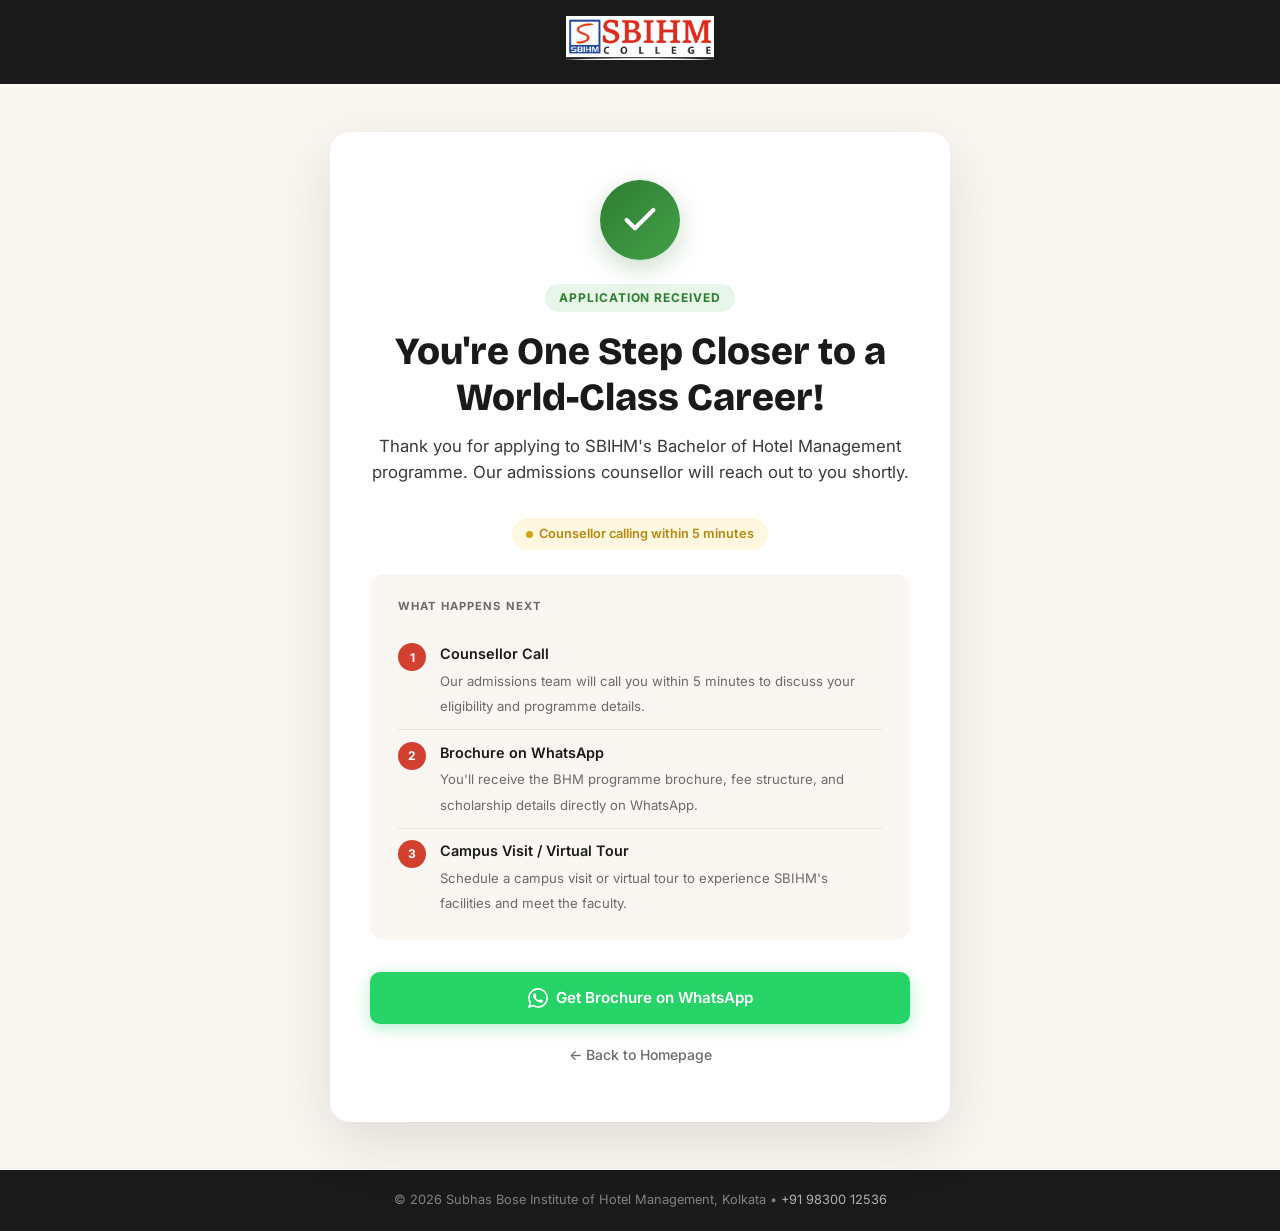
<file: thankyou.html>
<!DOCTYPE html>
<html lang="en">

<head>
  <!-- Google Tag Manager -->
  <script>(function (w, d, s, l, i) {
      w[l] = w[l] || []; w[l].push({
        'gtm.start':
          new Date().getTime(), event: 'gtm.js'
      }); var f = d.getElementsByTagName(s)[0],
        j = d.createElement(s), dl = l != 'dataLayer' ? '&l=' + l : ''; j.async = true; j.src =
          'https://www.googletagmanager.com/gtm.js?id=' + i + dl; f.parentNode.insertBefore(j, f);
    })(window, document, 'script', 'dataLayer', 'GTM-5KFQNGBB');</script>
  <!-- End Google Tag Manager -->

  <meta charset="UTF-8">
  <meta name="viewport" content="width=device-width, initial-scale=1.0">
  <title>Application Received — SBIHM | BHM Admissions 2026-27</title>
  <meta name="robots" content="noindex, nofollow">

  <!-- Google Fonts -->
  <link rel="preconnect" href="https://fonts.googleapis.com">
  <link rel="preconnect" href="https://fonts.gstatic.com" crossorigin>
  <link
    href="https://fonts.googleapis.com/css2?family=Playfair+Display:wght@600;700;800&family=Inter:wght@400;500;600;700&family=Bricolage+Grotesque:opsz,wght@12..96,600;12..96,700;12..96,800&display=swap"
    rel="stylesheet">

  <style>
    :root {
      --sbihm-red: #D24130;
      --sbihm-red-dark: #A0341F;
      --sbihm-red-soft: #F8E5E1;
      --sbihm-black: #1A1A1A;
      --sbihm-charcoal: #3A3A3A;
      --sbihm-gold: #D4A017;
      --sbihm-gold-light: #F0D17A;
      --sbihm-cream: #FAF7F2;
      --sbihm-paper: #FFFFFF;
      --sbihm-line: #E8E5DD;
      --sbihm-mute: #6B6B6B;
      --sbihm-success: #2E7D32;
      --sbihm-shadow: 0 8px 30px rgba(26, 26, 26, 0.08);
      --sbihm-shadow-lg: 0 20px 60px rgba(26, 26, 26, 0.12);
      --font-display: 'Bricolage Grotesque', 'Playfair Display', Georgia, serif;
      --font-serif: 'Playfair Display', Georgia, serif;
      --font-body: 'Inter', -apple-system, BlinkMacSystemFont, sans-serif;
    }

    *, *::before, *::after {
      box-sizing: border-box;
      margin: 0;
      padding: 0;
    }

    body {
      font-family: var(--font-body);
      color: var(--sbihm-black);
      background: var(--sbihm-cream);
      line-height: 1.6;
      min-height: 100vh;
      display: flex;
      flex-direction: column;
    }

    /* ── Header ── */
    .ty-header {
      background: var(--sbihm-black);
      padding: 1rem 1.5rem;
      display: flex;
      align-items: center;
      justify-content: center;
    }

    .ty-header img {
      height: 44px;
      width: auto;
    }

    /* ── Main ── */
    .ty-main {
      flex: 1;
      display: flex;
      align-items: center;
      justify-content: center;
      padding: 3rem 1.5rem;
    }

    .ty-card {
      background: var(--sbihm-paper);
      border-radius: 20px;
      box-shadow: var(--sbihm-shadow-lg);
      max-width: 620px;
      width: 100%;
      padding: 3rem 2.5rem;
      text-align: center;
      animation: ty-enter 0.5s cubic-bezier(0.22, 1, 0.36, 1) both;
    }

    @keyframes ty-enter {
      from { opacity: 0; transform: translateY(24px); }
      to   { opacity: 1; transform: translateY(0); }
    }

    /* ── Check icon ── */
    .ty-icon-wrap {
      width: 80px;
      height: 80px;
      border-radius: 50%;
      background: linear-gradient(135deg, #2E7D32 0%, #43A047 100%);
      display: flex;
      align-items: center;
      justify-content: center;
      margin: 0 auto 1.5rem;
      box-shadow: 0 8px 24px rgba(46, 125, 50, 0.25);
      animation: ty-pop 0.5s 0.25s cubic-bezier(0.34, 1.56, 0.64, 1) both;
    }

    @keyframes ty-pop {
      from { transform: scale(0.5); opacity: 0; }
      to   { transform: scale(1);   opacity: 1; }
    }

    .ty-icon-wrap svg {
      width: 40px;
      height: 40px;
      stroke: #fff;
    }

    /* ── Heading ── */
    .ty-badge {
      display: inline-block;
      background: #E8F5E9;
      color: var(--sbihm-success);
      font-size: 0.75rem;
      font-weight: 700;
      letter-spacing: 0.08em;
      text-transform: uppercase;
      padding: 0.3rem 0.85rem;
      border-radius: 20px;
      margin-bottom: 1rem;
    }

    .ty-heading {
      font-family: var(--font-display);
      font-size: clamp(1.75rem, 4vw, 2.4rem);
      font-weight: 800;
      color: var(--sbihm-black);
      line-height: 1.2;
      margin-bottom: 0.75rem;
    }

    .ty-subheading {
      font-size: 1.05rem;
      color: var(--sbihm-charcoal);
      margin-bottom: 2rem;
    }

    /* ── Steps ── */
    .ty-steps {
      background: var(--sbihm-cream);
      border-radius: 14px;
      padding: 1.5rem 1.75rem;
      margin-bottom: 2rem;
      text-align: left;
    }

    .ty-steps__title {
      font-size: 0.7rem;
      font-weight: 700;
      letter-spacing: 0.1em;
      text-transform: uppercase;
      color: var(--sbihm-mute);
      margin-bottom: 1rem;
    }

    .ty-step {
      display: flex;
      align-items: flex-start;
      gap: 0.85rem;
      padding: 0.65rem 0;
      border-bottom: 1px solid var(--sbihm-line);
    }

    .ty-step:last-child {
      border-bottom: none;
      padding-bottom: 0;
    }

    .ty-step__num {
      flex-shrink: 0;
      width: 28px;
      height: 28px;
      border-radius: 50%;
      background: var(--sbihm-red);
      color: #fff;
      font-size: 0.75rem;
      font-weight: 700;
      display: flex;
      align-items: center;
      justify-content: center;
      margin-top: 1px;
    }

    .ty-step__text strong {
      display: block;
      font-size: 0.9rem;
      font-weight: 600;
      color: var(--sbihm-black);
      margin-bottom: 0.15rem;
    }

    .ty-step__text span {
      font-size: 0.825rem;
      color: var(--sbihm-mute);
    }

    /* ── CTAs ── */
    .ty-actions {
      display: flex;
      flex-direction: column;
      gap: 0.75rem;
    }

    .ty-btn {
      display: inline-flex;
      align-items: center;
      justify-content: center;
      gap: 0.5rem;
      padding: 0.875rem 1.75rem;
      border-radius: 10px;
      font-family: var(--font-body);
      font-size: 0.95rem;
      font-weight: 600;
      text-decoration: none;
      cursor: pointer;
      border: none;
      transition: transform 0.15s, box-shadow 0.15s;
    }

    .ty-btn:hover {
      transform: translateY(-2px);
    }

    .ty-btn--whatsapp {
      background: #25D366;
      color: #fff;
      box-shadow: 0 4px 16px rgba(37, 211, 102, 0.35);
    }

    .ty-btn--whatsapp:hover {
      box-shadow: 0 8px 24px rgba(37, 211, 102, 0.45);
    }

    .ty-btn--back {
      background: transparent;
      color: var(--sbihm-mute);
      font-size: 0.875rem;
      font-weight: 500;
      padding: 0.5rem 1rem;
    }

    .ty-btn--back:hover {
      color: var(--sbihm-black);
      transform: none;
    }

    /* ── Footer ── */
    .ty-footer {
      background: var(--sbihm-black);
      padding: 1.25rem 1.5rem;
      text-align: center;
    }

    .ty-footer p {
      font-size: 0.8rem;
      color: rgba(255,255,255,0.45);
    }

    .ty-footer a {
      color: rgba(255,255,255,0.65);
      text-decoration: none;
    }

    .ty-footer a:hover {
      color: #fff;
    }

    /* ── Countdown ── */
    .ty-countdown {
      display: inline-flex;
      align-items: center;
      gap: 0.4rem;
      background: #FFF8E1;
      color: #B8860B;
      font-size: 0.8rem;
      font-weight: 600;
      padding: 0.35rem 0.85rem;
      border-radius: 20px;
      margin-bottom: 1.5rem;
    }

    .ty-countdown__dot {
      width: 7px;
      height: 7px;
      border-radius: 50%;
      background: #D4A017;
      animation: pulse 1.2s ease-in-out infinite;
    }

    @keyframes pulse {
      0%, 100% { opacity: 1; transform: scale(1); }
      50%       { opacity: 0.4; transform: scale(0.8); }
    }

    /* ── Responsive ── */
    @media (max-width: 480px) {
      .ty-card {
        padding: 2rem 1.25rem;
        border-radius: 14px;
      }
    }
  </style>
</head>

<body>
  <!-- Google Tag Manager (noscript) -->
  <noscript><iframe src="https://www.googletagmanager.com/ns.html?id=GTM-5KFQNGBB" height="0" width="0"
      style="display:none;visibility:hidden"></iframe></noscript>
  <!-- End Google Tag Manager (noscript) -->

  <!-- Header -->
  <header class="ty-header">
    <a href="index.html" aria-label="SBIHM Home">
      <img src="assets/images/sbihm-logo.jpg" alt="SBIHM — Subhas Bose Institute of Hotel Management" width="200" height="44" loading="eager">
    </a>
  </header>

  <!-- Main content -->
  <main class="ty-main" id="main-content">
    <div class="ty-card">

      <!-- Success icon -->
      <div class="ty-icon-wrap" aria-hidden="true">
        <svg viewBox="0 0 24 24" fill="none" stroke-width="2.5" stroke-linecap="round" stroke-linejoin="round">
          <polyline points="20 6 9 17 4 12" />
        </svg>
      </div>

      <!-- Badge -->
      <div class="ty-badge">Application Received</div>

      <!-- Heading -->
      <h1 class="ty-heading">You're One Step Closer to a World-Class Career!</h1>
      <p class="ty-subheading">Thank you for applying to SBIHM's Bachelor of Hotel Management programme. Our admissions counsellor will reach out to you shortly.</p>

      <!-- Countdown pill -->
      <div class="ty-countdown">
        <span class="ty-countdown__dot"></span>
        Counsellor calling within 5 minutes
      </div>

      <!-- What happens next -->
      <div class="ty-steps">
        <p class="ty-steps__title">What happens next</p>

        <div class="ty-step">
          <div class="ty-step__num">1</div>
          <div class="ty-step__text">
            <strong>Counsellor Call</strong>
            <span>Our admissions team will call you within 5 minutes to discuss your eligibility and programme details.</span>
          </div>
        </div>

        <div class="ty-step">
          <div class="ty-step__num">2</div>
          <div class="ty-step__text">
            <strong>Brochure on WhatsApp</strong>
            <span>You'll receive the BHM programme brochure, fee structure, and scholarship details directly on WhatsApp.</span>
          </div>
        </div>

        <div class="ty-step">
          <div class="ty-step__num">3</div>
          <div class="ty-step__text">
            <strong>Campus Visit / Virtual Tour</strong>
            <span>Schedule a campus visit or virtual tour to experience SBIHM's facilities and meet the faculty.</span>
          </div>
        </div>
      </div>

      <!-- CTA buttons -->
      <div class="ty-actions">
        <a href="https://wa.me/919830012536?text=Hi%2C%20I%20just%20applied%20for%20BHM%20at%20SBIHM.%20Please%20share%20the%20brochure." class="ty-btn ty-btn--whatsapp" target="_blank" rel="noopener noreferrer">
          <svg viewBox="0 0 24 24" fill="currentColor" width="20" height="20" aria-hidden="true">
            <path d="M17.472 14.382c-.297-.149-1.758-.867-2.03-.967-.273-.099-.471-.148-.67.15-.197.297-.767.966-.94 1.164-.173.199-.347.223-.644.075-.297-.15-1.255-.463-2.39-1.475-.883-.788-1.48-1.761-1.653-2.059-.173-.297-.018-.458.13-.606.134-.133.298-.347.446-.52.149-.174.198-.298.298-.497.099-.198.05-.371-.025-.52-.075-.149-.669-1.612-.916-2.207-.242-.579-.487-.5-.669-.51-.173-.008-.371-.01-.57-.01-.198 0-.52.074-.792.372-.272.297-1.04 1.016-1.04 2.479 0 1.462 1.065 2.875 1.213 3.074.149.198 2.096 3.2 5.077 4.487.709.306 1.262.489 1.694.625.712.227 1.36.195 1.871.118.571-.085 1.758-.719 2.006-1.413.248-.694.248-1.289.173-1.413-.074-.124-.272-.198-.57-.347m-5.421 7.403h-.004a9.87 9.87 0 01-5.031-1.378l-.361-.214-3.741.982.998-3.648-.235-.374a9.86 9.86 0 01-1.51-5.26c.001-5.45 4.436-9.884 9.888-9.884 2.64 0 5.122 1.03 6.988 2.898a9.825 9.825 0 012.893 6.994c-.003 5.45-4.437 9.884-9.885 9.884m8.413-18.297A11.815 11.815 0 0012.05 0C5.495 0 .16 5.335.157 11.892c0 2.096.547 4.142 1.588 5.945L.057 24l6.305-1.654a11.882 11.882 0 005.683 1.448h.005c6.554 0 11.89-5.335 11.893-11.893a11.821 11.821 0 00-3.48-8.413z"/>
          </svg>
          Get Brochure on WhatsApp
        </a>

        <a href="index.html" class="ty-btn ty-btn--back">
          ← Back to Homepage
        </a>
      </div>

    </div>
  </main>

  <!-- Footer -->
  <footer class="ty-footer">
    <p>
      &copy; 2026 Subhas Bose Institute of Hotel Management, Kolkata &bull;
      <a href="tel:+919830012536">+91 98300 12536</a>
    </p>
  </footer>

  <script>
    // Fire GTM conversion event when thank-you page loads
    window.dataLayer = window.dataLayer || [];
    window.dataLayer.push({
      event: 'thank_you_page_view',
      page_type: 'thank_you',
    });
  </script>
</body>

</html>
</file>
